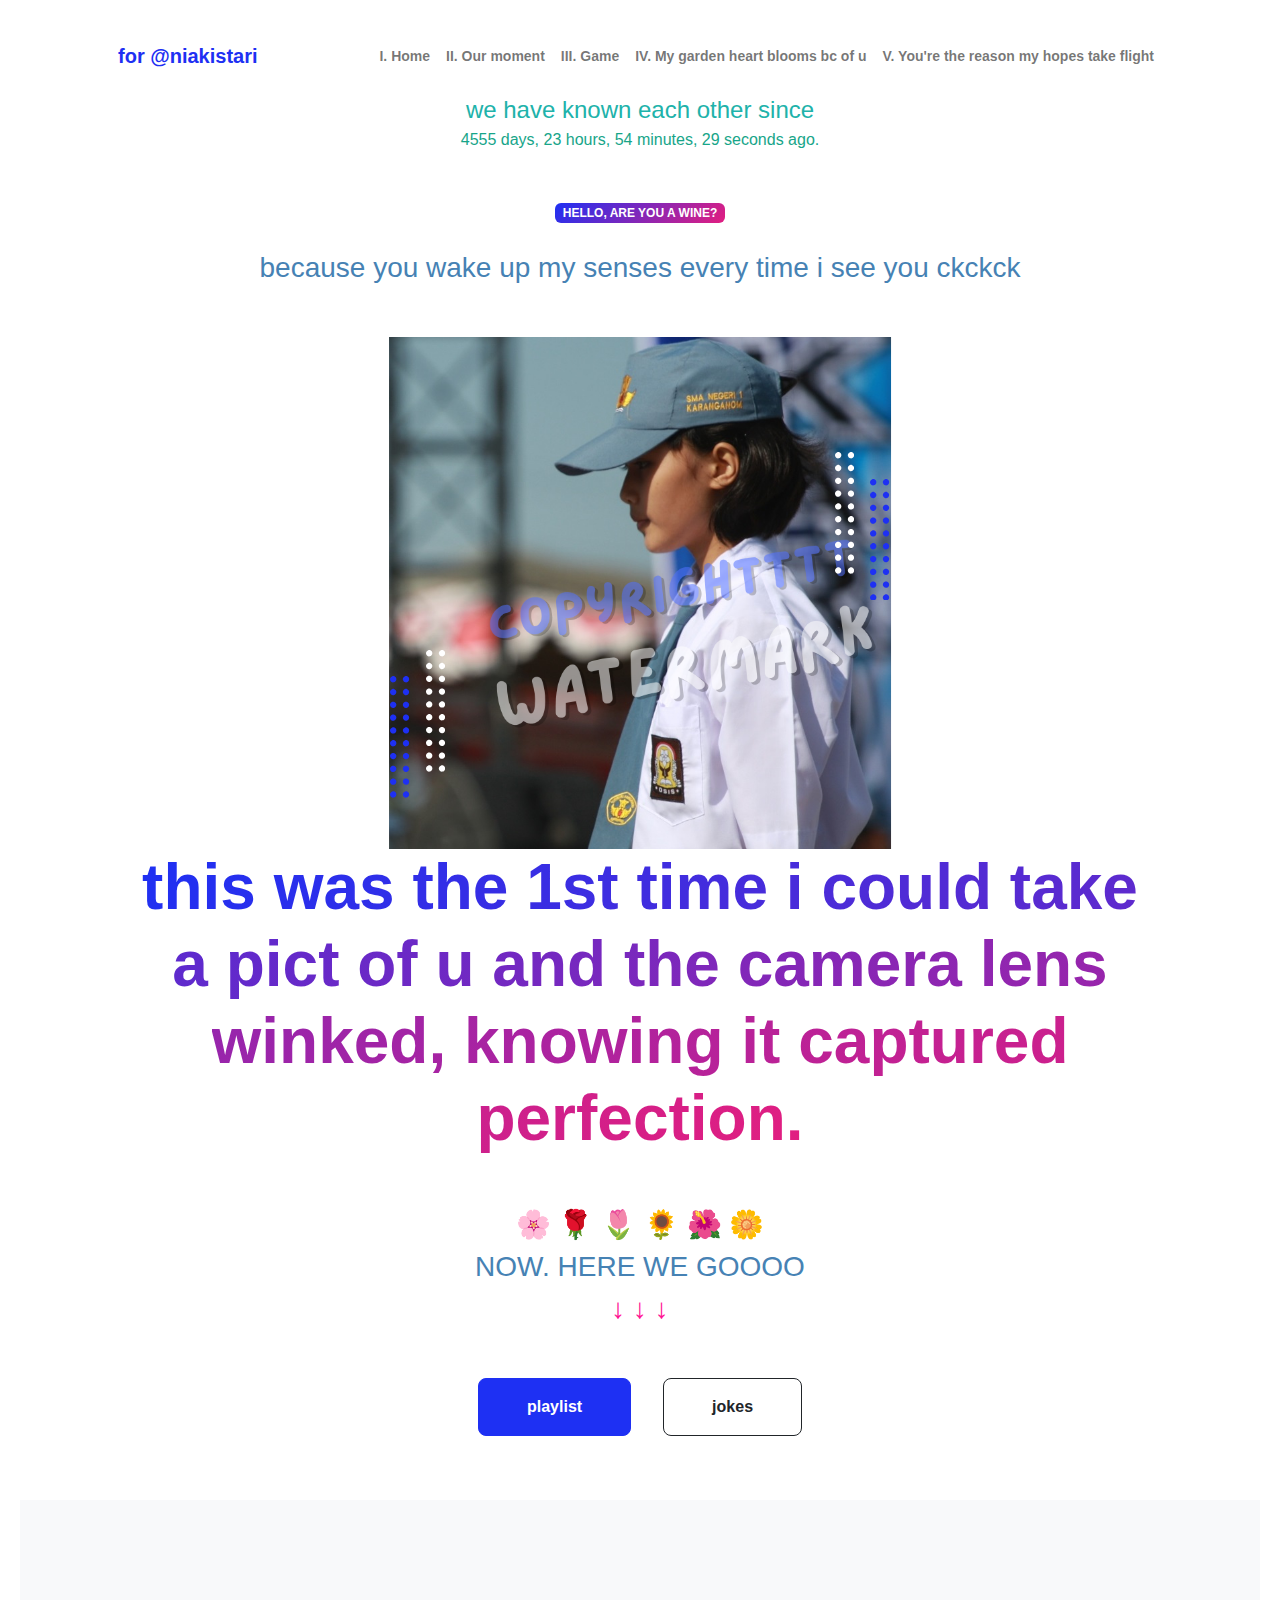
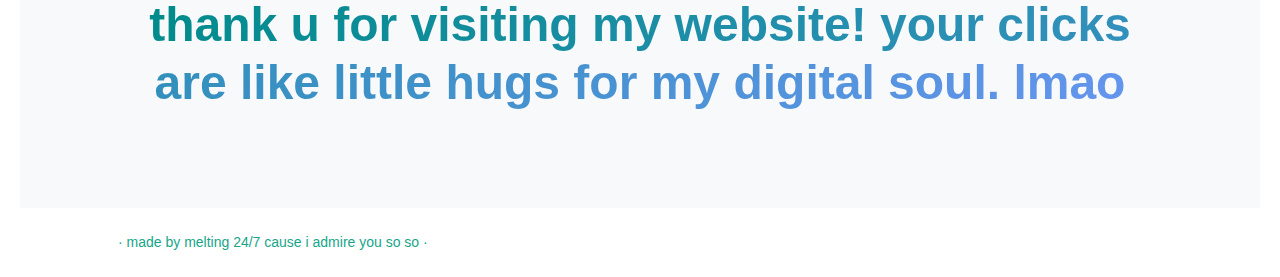
<file: index.html>
<!DOCTYPE html>
<html lang="en">
    <head>
        <meta charset="utf-8" />
        <meta name="viewport" content="width=device-width, initial-scale=1, shrink-to-fit=no" />
        <meta name="description" content="" />
        <meta name="author" content="" />
        <title>for Kistari</title>
        <!-- Favicon-->
        <link rel="icon" type="image/x-icon" href="assets/favicon.ico" />
        <!-- Custom Google font-->
        <link rel="preconnect" href="https://fonts.googleapis.com" />
        <link rel="preconnect" href="https://fonts.gstatic.com" crossorigin />
        <link href="https://fonts.googleapis.com/css2?family=Plus+Jakarta+Sans:wght@100;200;300;400;500;600;700;800;900&amp;display=swap" rel="stylesheet" />
        <!-- Bootstrap icons-->
        <link href="https://cdn.jsdelivr.net/npm/bootstrap-icons@1.8.1/font/bootstrap-icons.css" rel="stylesheet" />
        <!-- Core theme CSS (includes Bootstrap)-->
        <link href="css/styles.css" rel="stylesheet" />
    </head>
    <body class="d-flex flex-column h-100">
        <main class="flex-shrink-0">
            <!-- Navigation-->
            <nav class="navbar navbar-expand-lg navbar-light bg-white py-3">
                <div class="container px-5">
                    <a class="navbar-brand" href="index.html"><span class="fw-bolder text-primary">for @niakistari</span></a>
                    <button class="navbar-toggler" type="button" data-bs-toggle="collapse" data-bs-target="#navbarSupportedContent" aria-controls="navbarSupportedContent" aria-expanded="false" aria-label="Toggle navigation"><span class="navbar-toggler-icon"></span></button>
                    <div class="collapse navbar-collapse" id="navbarSupportedContent">
                        <ul class="navbar-nav ms-auto mb-2 mb-lg-0 small fw-bolder">
                            <li class="nav-item"><a class="nav-link" href="index.html">I. Home</a></li>
                            <li class="nav-item"><a class="nav-link" href="us.html">II. Our moment</a></li>
                            <li class="nav-item"><a class="nav-link" href="https://triasnugra.github.io/flappy.github.io/">III. Game</a></li>
                            <li class="nav-item"><a class="nav-link" href="https://triasnugra.github.io/flowers.github.io/">IV. My garden heart blooms bc of u</a></li>
                            <li class="nav-item"><a class="nav-link" href="https://triasnugra.github.io/simpleplane.github.io/">V. You're the reason my hopes take flight</a></li>
                        </ul>
                    </div>
                </div>
            </nav>

<div class="text-center text-xxl-start">
<div class="fs-4 fw-normal text-judultime">we have known each other since</div>
</div>
  <style>
  body {
      font-family: Arial, sans-serif;
      text-align: center;
      padding: 20px;
      color: #17A589;
    }
    #countup {
    font-size: 1,5em;
    color: #17A589;
    }

  </style>
</head>
            </head>
<body>
  <div id="countup"></div>

  <script>
    // Tanggal dimulai dari bulan Februari 2014
    const startDate = new Date('February 1, 2014 00:00:00').getTime();

    function updateCountup() {
      const now = new Date().getTime();
      const difference = now - startDate;

      const days = Math.floor(difference / (1000 * 60 * 60 * 24));
      const hours = Math.floor((difference % (1000 * 60 * 60 * 24)) / (1000 * 60 * 60));
      const minutes = Math.floor((difference % (1000 * 60 * 60)) / (1000 * 60));
      const seconds = Math.floor((difference % (1000 * 60)) / 1000);

      document.getElementById('countup').innerHTML = `
        ${days} days,
        ${hours} hours,
        ${minutes} minutes,
        ${seconds} seconds ago.
      `;
    }

    // Update countup setiap 1 detik
    setInterval(updateCountup, 1000);

    // Panggil fungsi updateCountup untuk menampilkan countup pada saat halaman dimuat
    updateCountup();
  </script>
</body>
</html>

            
            <!-- Header-->
            <header class="py-5">
                <div class="container px-5 pb-5">
                    <div class="row gx-5 align-items-center">
                        <div class="col-xxl-5">
                            <!-- Header text content-->
                            <div class="text-center text-xxl-start">
                                <div class="badge bg-gradient-primary-to-secondary text-white mb-4"><div class="text-uppercase">hello, are you a wine?</div></div>
                                <div class="fs-3 fw-light text-muted">because you wake up my senses every time i see you ckckck</div>
                               
                        </div>
                        <div class="col-xxl-7">
                            <!-- Header profile picture-->
                            <div class="d-flex justify-content-center mt-5 mt-xxl-0">
                                <div class="profile bg-gradient-primary-to-secondary">
                                    <!-- TIP: For best results, use a photo with a transparent background like the demo example below-->
                                    <!-- Watch a tutorial on how to do this on YouTube (link)-->
                                    <img class="profile-img" src="assets/niakistari.png" alt="..." />
                                    <div class="dots-1">
                                        <!-- SVG Dots-->
                                        <svg version="1.1" xmlns="http://www.w3.org/2000/svg" xmlns:xlink="http://www.w3.org/1999/xlink" x="0px" y="0px" viewBox="0 0 191.6 1215.4" style="enable-background: new 0 0 191.6 1215.4" xml:space="preserve">
                                            <g transform="translate(0.000000,1280.000000) scale(0.100000,-0.100000)">
                                                <path d="M227.7,12788.6c-105-35-200-141-222-248c-43-206,163-412,369-369c155,32,275,190,260,339c-11,105-90,213-190,262        C383.7,12801.6,289.7,12808.6,227.7,12788.6z"></path>
                                                <path d="M1507.7,12788.6c-151-50-253-216-222-362c25-119,136-230,254-255c194-41,395,142,375,339c-11,105-90,213-190,262        C1663.7,12801.6,1569.7,12808.6,1507.7,12788.6z"></path>
                                                <path d="M227.7,11508.6c-105-35-200-141-222-248c-43-206,163-412,369-369c155,32,275,190,260,339c-11,105-90,213-190,262        C383.7,11521.6,289.7,11528.6,227.7,11508.6z"></path>
                                                <path d="M1507.7,11508.6c-151-50-253-216-222-362c25-119,136-230,254-255c194-41,395,142,375,339c-11,105-90,213-190,262        C1663.7,11521.6,1569.7,11528.6,1507.7,11508.6z"></path>
                                                <path d="M227.7,10228.6c-105-35-200-141-222-248c-43-206,163-412,369-369c155,32,275,190,260,339c-11,105-90,213-190,262        C383.7,10241.6,289.7,10248.6,227.7,10228.6z"></path>
                                                <path d="M1507.7,10228.6c-105-35-200-141-222-248c-43-206,163-412,369-369c155,32,275,190,260,339c-11,105-90,213-190,262        C1663.7,10241.6,1569.7,10248.6,1507.7,10228.6z"></path>
                                                <path d="M227.7,8948.6c-105-35-200-141-222-248c-43-206,163-412,369-369c155,32,275,190,260,339c-11,105-90,213-190,262        C383.7,8961.6,289.7,8968.6,227.7,8948.6z"></path>
                                                <path d="M1507.7,8948.6c-105-35-200-141-222-248c-43-206,163-412,369-369c155,32,275,190,260,339c-11,105-90,213-190,262        C1663.7,8961.6,1569.7,8968.6,1507.7,8948.6z"></path>
                                                <path d="M227.7,7668.6c-105-35-200-141-222-248c-43-206,163-412,369-369c155,32,275,190,260,339c-11,105-90,213-190,262        C383.7,7681.6,289.7,7688.6,227.7,7668.6z"></path>
                                                <path d="M1507.7,7668.6c-105-35-200-141-222-248c-43-206,163-412,369-369c155,32,275,190,260,339c-11,105-90,213-190,262        C1663.7,7681.6,1569.7,7688.6,1507.7,7668.6z"></path>
                                                <path d="M227.7,6388.6c-105-35-200-141-222-248c-43-206,163-412,369-369c155,32,275,190,260,339c-11,105-90,213-190,262        C383.7,6401.6,289.7,6408.6,227.7,6388.6z"></path>
                                                <path d="M1507.7,6388.6c-105-35-200-141-222-248c-43-206,163-412,369-369c155,32,275,190,260,339c-11,105-90,213-190,262        C1663.7,6401.6,1569.7,6408.6,1507.7,6388.6z"></path>
                                                <path d="M227.7,5108.6c-105-35-200-141-222-248c-43-206,163-412,369-369c155,32,275,190,260,339c-11,105-90,213-190,262        C383.7,5121.6,289.7,5128.6,227.7,5108.6z"></path>
                                                <path d="M1507.7,5108.6c-105-35-200-141-222-248c-43-206,163-412,369-369c155,32,275,190,260,339c-11,105-90,213-190,262        C1663.7,5121.6,1569.7,5128.6,1507.7,5108.6z"></path>
                                                <path d="M227.7,3828.6c-105-35-200-141-222-248c-43-206,163-412,369-369c155,32,275,190,260,339c-11,105-90,213-190,262        C383.7,3841.6,289.7,3848.6,227.7,3828.6z"></path>
                                                <path d="M1507.7,3828.6c-105-35-200-141-222-248c-43-206,163-412,369-369c155,32,275,190,260,339c-11,105-90,213-190,262        C1663.7,3841.6,1569.7,3848.6,1507.7,3828.6z"></path>
                                                <path d="M227.7,2548.6c-105-35-200-141-222-248c-43-206,163-412,369-369c155,32,275,190,260,339c-11,105-90,213-190,262        C383.7,2561.6,289.7,2568.6,227.7,2548.6z"></path>
                                                <path d="M1507.7,2548.6c-105-35-200-141-222-248c-43-206,163-412,369-369c155,32,275,190,260,339c-11,105-90,213-190,262        C1663.7,2561.6,1569.7,2568.6,1507.7,2548.6z"></path>
                                                <path d="M227.7,1268.6c-105-35-200-141-222-248c-43-206,163-412,369-369c155,32,275,190,260,339c-11,105-90,213-190,262        C383.7,1281.6,289.7,1288.6,227.7,1268.6z"></path>
                                                <path d="M1507.7,1268.6c-105-35-200-141-222-248c-43-206,163-412,369-369c155,32,275,190,260,339c-11,105-90,213-190,262        C1663.7,1281.6,1569.7,1288.6,1507.7,1268.6z"></path>
                                            </g>
                                        </svg>
                                        <!-- END of SVG dots-->
                                    </div>
                                    <div class="dots-2">
                                        <!-- SVG Dots-->
                                        <svg version="1.1" xmlns="http://www.w3.org/2000/svg" xmlns:xlink="http://www.w3.org/1999/xlink" x="0px" y="0px" viewBox="0 0 191.6 1215.4" style="enable-background: new 0 0 191.6 1215.4" xml:space="preserve">
                                            <g transform="translate(0.000000,1280.000000) scale(0.100000,-0.100000)">
                                                <path d="M227.7,12788.6c-105-35-200-141-222-248c-43-206,163-412,369-369c155,32,275,190,260,339c-11,105-90,213-190,262        C383.7,12801.6,289.7,12808.6,227.7,12788.6z"></path>
                                                <path d="M1507.7,12788.6c-151-50-253-216-222-362c25-119,136-230,254-255c194-41,395,142,375,339c-11,105-90,213-190,262        C1663.7,12801.6,1569.7,12808.6,1507.7,12788.6z"></path>
                                                <path d="M227.7,11508.6c-105-35-200-141-222-248c-43-206,163-412,369-369c155,32,275,190,260,339c-11,105-90,213-190,262        C383.7,11521.6,289.7,11528.6,227.7,11508.6z"></path>
                                                <path d="M1507.7,11508.6c-151-50-253-216-222-362c25-119,136-230,254-255c194-41,395,142,375,339c-11,105-90,213-190,262        C1663.7,11521.6,1569.7,11528.6,1507.7,11508.6z"></path>
                                                <path d="M227.7,10228.6c-105-35-200-141-222-248c-43-206,163-412,369-369c155,32,275,190,260,339c-11,105-90,213-190,262        C383.7,10241.6,289.7,10248.6,227.7,10228.6z"></path>
                                                <path d="M1507.7,10228.6c-105-35-200-141-222-248c-43-206,163-412,369-369c155,32,275,190,260,339c-11,105-90,213-190,262        C1663.7,10241.6,1569.7,10248.6,1507.7,10228.6z"></path>
                                                <path d="M227.7,8948.6c-105-35-200-141-222-248c-43-206,163-412,369-369c155,32,275,190,260,339c-11,105-90,213-190,262        C383.7,8961.6,289.7,8968.6,227.7,8948.6z"></path>
                                                <path d="M1507.7,8948.6c-105-35-200-141-222-248c-43-206,163-412,369-369c155,32,275,190,260,339c-11,105-90,213-190,262        C1663.7,8961.6,1569.7,8968.6,1507.7,8948.6z"></path>
                                                <path d="M227.7,7668.6c-105-35-200-141-222-248c-43-206,163-412,369-369c155,32,275,190,260,339c-11,105-90,213-190,262        C383.7,7681.6,289.7,7688.6,227.7,7668.6z"></path>
                                                <path d="M1507.7,7668.6c-105-35-200-141-222-248c-43-206,163-412,369-369c155,32,275,190,260,339c-11,105-90,213-190,262        C1663.7,7681.6,1569.7,7688.6,1507.7,7668.6z"></path>
                                                <path d="M227.7,6388.6c-105-35-200-141-222-248c-43-206,163-412,369-369c155,32,275,190,260,339c-11,105-90,213-190,262        C383.7,6401.6,289.7,6408.6,227.7,6388.6z"></path>
                                                <path d="M1507.7,6388.6c-105-35-200-141-222-248c-43-206,163-412,369-369c155,32,275,190,260,339c-11,105-90,213-190,262        C1663.7,6401.6,1569.7,6408.6,1507.7,6388.6z"></path>
                                                <path d="M227.7,5108.6c-105-35-200-141-222-248c-43-206,163-412,369-369c155,32,275,190,260,339c-11,105-90,213-190,262        C383.7,5121.6,289.7,5128.6,227.7,5108.6z"></path>
                                                <path d="M1507.7,5108.6c-105-35-200-141-222-248c-43-206,163-412,369-369c155,32,275,190,260,339c-11,105-90,213-190,262        C1663.7,5121.6,1569.7,5128.6,1507.7,5108.6z"></path>
                                                <path d="M227.7,3828.6c-105-35-200-141-222-248c-43-206,163-412,369-369c155,32,275,190,260,339c-11,105-90,213-190,262        C383.7,3841.6,289.7,3848.6,227.7,3828.6z"></path>
                                                <path d="M1507.7,3828.6c-105-35-200-141-222-248c-43-206,163-412,369-369c155,32,275,190,260,339c-11,105-90,213-190,262        C1663.7,3841.6,1569.7,3848.6,1507.7,3828.6z"></path>
                                                <path d="M227.7,2548.6c-105-35-200-141-222-248c-43-206,163-412,369-369c155,32,275,190,260,339c-11,105-90,213-190,262        C383.7,2561.6,289.7,2568.6,227.7,2548.6z"></path>
                                                <path d="M1507.7,2548.6c-105-35-200-141-222-248c-43-206,163-412,369-369c155,32,275,190,260,339c-11,105-90,213-190,262        C1663.7,2561.6,1569.7,2568.6,1507.7,2548.6z"></path>
                                                <path d="M227.7,1268.6c-105-35-200-141-222-248c-43-206,163-412,369-369c155,32,275,190,260,339c-11,105-90,213-190,262        C383.7,1281.6,289.7,1288.6,227.7,1268.6z"></path>
                                                <path d="M1507.7,1268.6c-105-35-200-141-222-248c-43-206,163-412,369-369c155,32,275,190,260,339c-11,105-90,213-190,262        C1663.7,1281.6,1569.7,1288.6,1507.7,1268.6z"></path>
                                            </g>
                                        </svg>
                                        <!-- END of SVG dots-->
                                    </div>
                                    <div class="dots-3">
                                        <!-- SVG Dots-->
                                        <svg version="1.1" xmlns="http://www.w3.org/2000/svg" xmlns:xlink="http://www.w3.org/1999/xlink" x="0px" y="0px" viewBox="0 0 191.6 1215.4" style="enable-background: new 0 0 191.6 1215.4" xml:space="preserve">
                                            <g transform="translate(0.000000,1280.000000) scale(0.100000,-0.100000)">
                                                <path d="M227.7,12788.6c-105-35-200-141-222-248c-43-206,163-412,369-369c155,32,275,190,260,339c-11,105-90,213-190,262        C383.7,12801.6,289.7,12808.6,227.7,12788.6z"></path>
                                                <path d="M1507.7,12788.6c-151-50-253-216-222-362c25-119,136-230,254-255c194-41,395,142,375,339c-11,105-90,213-190,262        C1663.7,12801.6,1569.7,12808.6,1507.7,12788.6z"></path>
                                                <path d="M227.7,11508.6c-105-35-200-141-222-248c-43-206,163-412,369-369c155,32,275,190,260,339c-11,105-90,213-190,262        C383.7,11521.6,289.7,11528.6,227.7,11508.6z"></path>
                                                <path d="M1507.7,11508.6c-151-50-253-216-222-362c25-119,136-230,254-255c194-41,395,142,375,339c-11,105-90,213-190,262        C1663.7,11521.6,1569.7,11528.6,1507.7,11508.6z"></path>
                                                <path d="M227.7,10228.6c-105-35-200-141-222-248c-43-206,163-412,369-369c155,32,275,190,260,339c-11,105-90,213-190,262        C383.7,10241.6,289.7,10248.6,227.7,10228.6z"></path>
                                                <path d="M1507.7,10228.6c-105-35-200-141-222-248c-43-206,163-412,369-369c155,32,275,190,260,339c-11,105-90,213-190,262        C1663.7,10241.6,1569.7,10248.6,1507.7,10228.6z"></path>
                                                <path d="M227.7,8948.6c-105-35-200-141-222-248c-43-206,163-412,369-369c155,32,275,190,260,339c-11,105-90,213-190,262        C383.7,8961.6,289.7,8968.6,227.7,8948.6z"></path>
                                                <path d="M1507.7,8948.6c-105-35-200-141-222-248c-43-206,163-412,369-369c155,32,275,190,260,339c-11,105-90,213-190,262        C1663.7,8961.6,1569.7,8968.6,1507.7,8948.6z"></path>
                                                <path d="M227.7,7668.6c-105-35-200-141-222-248c-43-206,163-412,369-369c155,32,275,190,260,339c-11,105-90,213-190,262        C383.7,7681.6,289.7,7688.6,227.7,7668.6z"></path>
                                                <path d="M1507.7,7668.6c-105-35-200-141-222-248c-43-206,163-412,369-369c155,32,275,190,260,339c-11,105-90,213-190,262        C1663.7,7681.6,1569.7,7688.6,1507.7,7668.6z"></path>
                                                <path d="M227.7,6388.6c-105-35-200-141-222-248c-43-206,163-412,369-369c155,32,275,190,260,339c-11,105-90,213-190,262        C383.7,6401.6,289.7,6408.6,227.7,6388.6z"></path>
                                                <path d="M1507.7,6388.6c-105-35-200-141-222-248c-43-206,163-412,369-369c155,32,275,190,260,339c-11,105-90,213-190,262        C1663.7,6401.6,1569.7,6408.6,1507.7,6388.6z"></path>
                                                <path d="M227.7,5108.6c-105-35-200-141-222-248c-43-206,163-412,369-369c155,32,275,190,260,339c-11,105-90,213-190,262        C383.7,5121.6,289.7,5128.6,227.7,5108.6z"></path>
                                                <path d="M1507.7,5108.6c-105-35-200-141-222-248c-43-206,163-412,369-369c155,32,275,190,260,339c-11,105-90,213-190,262        C1663.7,5121.6,1569.7,5128.6,1507.7,5108.6z"></path>
                                                <path d="M227.7,3828.6c-105-35-200-141-222-248c-43-206,163-412,369-369c155,32,275,190,260,339c-11,105-90,213-190,262        C383.7,3841.6,289.7,3848.6,227.7,3828.6z"></path>
                                                <path d="M1507.7,3828.6c-105-35-200-141-222-248c-43-206,163-412,369-369c155,32,275,190,260,339c-11,105-90,213-190,262        C1663.7,3841.6,1569.7,3848.6,1507.7,3828.6z"></path>
                                                <path d="M227.7,2548.6c-105-35-200-141-222-248c-43-206,163-412,369-369c155,32,275,190,260,339c-11,105-90,213-190,262        C383.7,2561.6,289.7,2568.6,227.7,2548.6z"></path>
                                                <path d="M1507.7,2548.6c-105-35-200-141-222-248c-43-206,163-412,369-369c155,32,275,190,260,339c-11,105-90,213-190,262        C1663.7,2561.6,1569.7,2568.6,1507.7,2548.6z"></path>
                                                <path d="M227.7,1268.6c-105-35-200-141-222-248c-43-206,163-412,369-369c155,32,275,190,260,339c-11,105-90,213-190,262        C383.7,1281.6,289.7,1288.6,227.7,1268.6z"></path>
                                                <path d="M1507.7,1268.6c-105-35-200-141-222-248c-43-206,163-412,369-369c155,32,275,190,260,339c-11,105-90,213-190,262        C1663.7,1281.6,1569.7,1288.6,1507.7,1268.6z"></path>
                                            </g>
                                        </svg>
                                        <!-- END of SVG dots-->
                                    </div>
                                    <div class="dots-4">
                                        <!-- SVG Dots-->
                                        <svg version="1.1" xmlns="http://www.w3.org/2000/svg" xmlns:xlink="http://www.w3.org/1999/xlink" x="0px" y="0px" viewBox="0 0 191.6 1215.4" style="enable-background: new 0 0 191.6 1215.4" xml:space="preserve">
                                            <g transform="translate(0.000000,1280.000000) scale(0.100000,-0.100000)">
                                                <path d="M227.7,12788.6c-105-35-200-141-222-248c-43-206,163-412,369-369c155,32,275,190,260,339c-11,105-90,213-190,262        C383.7,12801.6,289.7,12808.6,227.7,12788.6z"></path>
                                                <path d="M1507.7,12788.6c-151-50-253-216-222-362c25-119,136-230,254-255c194-41,395,142,375,339c-11,105-90,213-190,262        C1663.7,12801.6,1569.7,12808.6,1507.7,12788.6z"></path>
                                                <path d="M227.7,11508.6c-105-35-200-141-222-248c-43-206,163-412,369-369c155,32,275,190,260,339c-11,105-90,213-190,262        C383.7,11521.6,289.7,11528.6,227.7,11508.6z"></path>
                                                <path d="M1507.7,11508.6c-151-50-253-216-222-362c25-119,136-230,254-255c194-41,395,142,375,339c-11,105-90,213-190,262        C1663.7,11521.6,1569.7,11528.6,1507.7,11508.6z"></path>
                                                <path d="M227.7,10228.6c-105-35-200-141-222-248c-43-206,163-412,369-369c155,32,275,190,260,339c-11,105-90,213-190,262        C383.7,10241.6,289.7,10248.6,227.7,10228.6z"></path>
                                                <path d="M1507.7,10228.6c-105-35-200-141-222-248c-43-206,163-412,369-369c155,32,275,190,260,339c-11,105-90,213-190,262        C1663.7,10241.6,1569.7,10248.6,1507.7,10228.6z"></path>
                                                <path d="M227.7,8948.6c-105-35-200-141-222-248c-43-206,163-412,369-369c155,32,275,190,260,339c-11,105-90,213-190,262        C383.7,8961.6,289.7,8968.6,227.7,8948.6z"></path>
                                                <path d="M1507.7,8948.6c-105-35-200-141-222-248c-43-206,163-412,369-369c155,32,275,190,260,339c-11,105-90,213-190,262        C1663.7,8961.6,1569.7,8968.6,1507.7,8948.6z"></path>
                                                <path d="M227.7,7668.6c-105-35-200-141-222-248c-43-206,163-412,369-369c155,32,275,190,260,339c-11,105-90,213-190,262        C383.7,7681.6,289.7,7688.6,227.7,7668.6z"></path>
                                                <path d="M1507.7,7668.6c-105-35-200-141-222-248c-43-206,163-412,369-369c155,32,275,190,260,339c-11,105-90,213-190,262        C1663.7,7681.6,1569.7,7688.6,1507.7,7668.6z"></path>
                                                <path d="M227.7,6388.6c-105-35-200-141-222-248c-43-206,163-412,369-369c155,32,275,190,260,339c-11,105-90,213-190,262        C383.7,6401.6,289.7,6408.6,227.7,6388.6z"></path>
                                                <path d="M1507.7,6388.6c-105-35-200-141-222-248c-43-206,163-412,369-369c155,32,275,190,260,339c-11,105-90,213-190,262        C1663.7,6401.6,1569.7,6408.6,1507.7,6388.6z"></path>
                                                <path d="M227.7,5108.6c-105-35-200-141-222-248c-43-206,163-412,369-369c155,32,275,190,260,339c-11,105-90,213-190,262        C383.7,5121.6,289.7,5128.6,227.7,5108.6z"></path>
                                                <path d="M1507.7,5108.6c-105-35-200-141-222-248c-43-206,163-412,369-369c155,32,275,190,260,339c-11,105-90,213-190,262        C1663.7,5121.6,1569.7,5128.6,1507.7,5108.6z"></path>
                                                <path d="M227.7,3828.6c-105-35-200-141-222-248c-43-206,163-412,369-369c155,32,275,190,260,339c-11,105-90,213-190,262        C383.7,3841.6,289.7,3848.6,227.7,3828.6z"></path>
                                                <path d="M1507.7,3828.6c-105-35-200-141-222-248c-43-206,163-412,369-369c155,32,275,190,260,339c-11,105-90,213-190,262        C1663.7,3841.6,1569.7,3848.6,1507.7,3828.6z"></path>
                                                <path d="M227.7,2548.6c-105-35-200-141-222-248c-43-206,163-412,369-369c155,32,275,190,260,339c-11,105-90,213-190,262        C383.7,2561.6,289.7,2568.6,227.7,2548.6z"></path>
                                                <path d="M1507.7,2548.6c-105-35-200-141-222-248c-43-206,163-412,369-369c155,32,275,190,260,339c-11,105-90,213-190,262        C1663.7,2561.6,1569.7,2568.6,1507.7,2548.6z"></path>
                                                <path d="M227.7,1268.6c-105-35-200-141-222-248c-43-206,163-412,369-369c155,32,275,190,260,339c-11,105-90,213-190,262        C383.7,1281.6,289.7,1288.6,227.7,1268.6z"></path>
                                                <path d="M1507.7,1268.6c-105-35-200-141-222-248c-43-206,163-412,369-369c155,32,275,190,260,339c-11,105-90,213-190,262        C1663.7,1281.6,1569.7,1288.6,1507.7,1268.6z"></path>
                                            </g>
                                        </svg>
                                        <!-- END of SVG dots-->
                                    </div>
                                </div>
                            </div>
                        </div>
                    </div>
                </div>
                     <h1 class="display-3 fw-bolder mb-5"><span class="text-gradient d-inline">this was the 1st time i could take a pict of u and the camera lens winked, knowing it captured perfection.</span></h1>
                     <div class="text-center text-xxl-start">
                     </div>
                    
                                  <div class="text-center text-xxl-start">
                                 <div class="fs-3 fw-light text-muted">&#x1F338; &#x1F339; &#x1F337; &#x1F33B; &#x1F33A; &#x1F33C;</div>
                                <div class="text-center text-xxl-start">
                                 <div class="fs-3 fw-light text-muted">NOW. HERE WE GOOOO</div>
                                <div class="text-center text-xxl-start">
                                 <div class="fs-3 fw-light text-panah">&darr; &darr; &darr;</div>  
                                 </div>
                                </div>
                             </div>
                         </div>
                                <div class="d-grid gap-3 d-sm-flex justify-content-sm-center justify-content-xxl-start mb-3">
                                    <a class="btn btn-primary btn-lg px-5 py-3 me-sm-3 fs-6 fw-bolder" href="resume.html">playlist</a>
                                    <a class="btn btn-outline-dark btn-lg px-5 py-3 fs-6 fw-bolder" href="punchline.html">jokes</a>
                                </div>
                            </div>
            </header>
            <!-- About Section-->
            <section class="bg-light py-5">
                <div class="container px-5">
                    <div class="row gx-5 justify-content-center">
                        <div class="col-xxl-8">
                            <div class="text-center my-5">
                                <h2 class="display-5 fw-bolder"><span class="text-gradient-end d-inline">thank u for visiting my website! your clicks are like little hugs for my digital soul. lmao</span></h2>
                                </div>
                            </div>
                        </div>
                    </div>
                </div>
            </section>
        </main>
        <!-- Footer-->
        <footer class="bg-white py-4 mt-auto">
            <div class="container px-5">
                <div class="row align-items-center justify-content-between flex-column flex-sm-row">
                    <div class="col-auto"><div class="small m-0">&middot; made by melting 24/7 cause i admire you so so &middot;
</div></div>
                 
                </div>
            </div>
        </footer>
        <!-- Bootstrap core JS-->
        <script src="https://cdn.jsdelivr.net/npm/bootstrap@5.2.3/dist/js/bootstrap.bundle.min.js"></script>
        <!-- Core theme JS-->
        <script src="js/scripts.js"></script>
    </body>
</html>
</file>
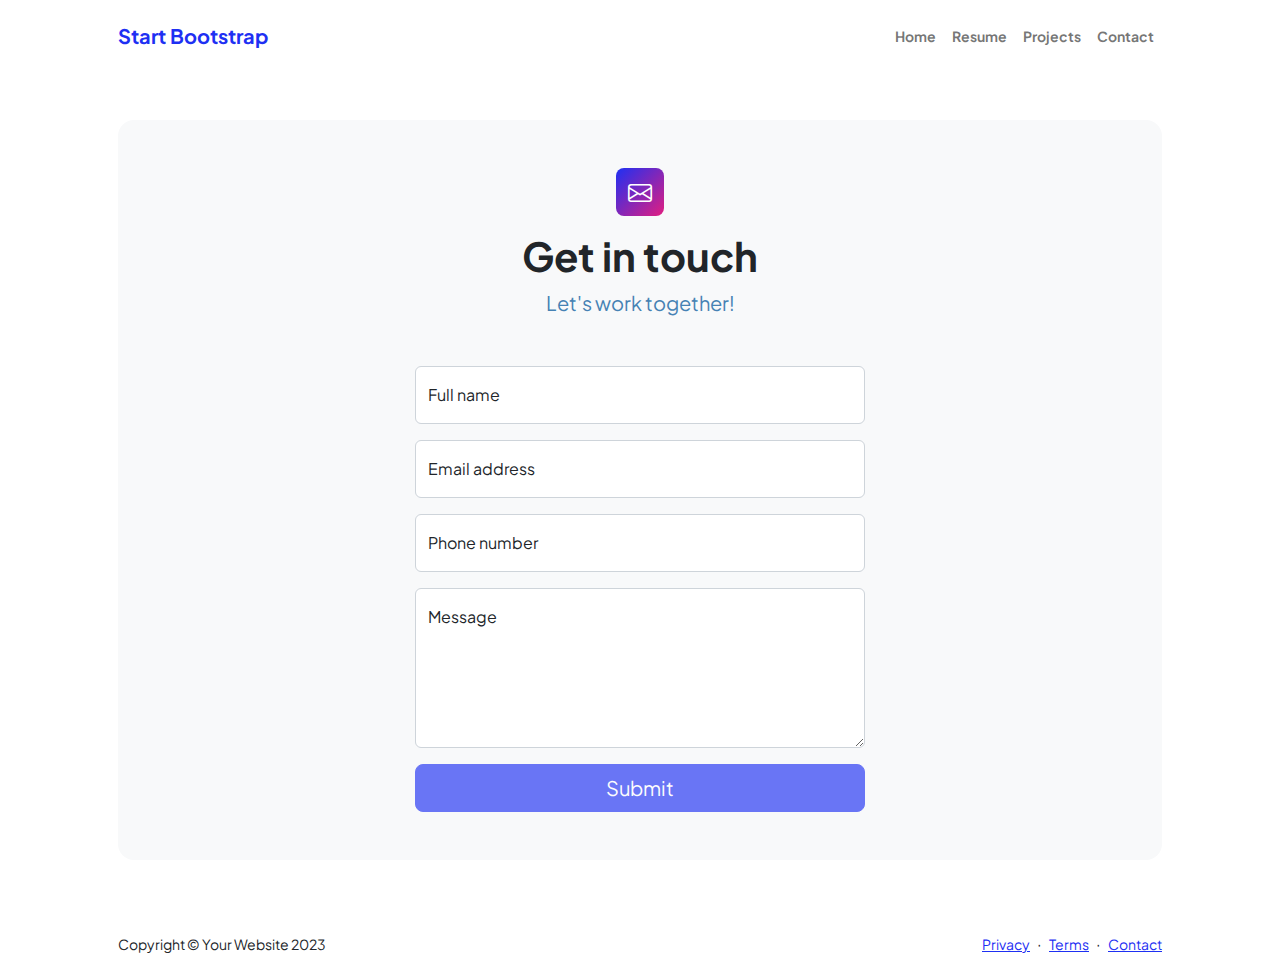
<file: contact.html>
<!DOCTYPE html>
<html lang="en">
    <head>
        <meta charset="utf-8" />
        <meta name="viewport" content="width=device-width, initial-scale=1, shrink-to-fit=no" />
        <meta name="description" content />
        <meta name="author" content />
        <title>Modern Business - Start Bootstrap Template</title>
        <!-- Favicon-->
        <link rel="icon" type="image/x-icon" href="assets/favicon.ico" />
        <!-- Custom Google font-->
        <link rel="preconnect" href="https://fonts.googleapis.com" />
        <link rel="preconnect" href="https://fonts.gstatic.com" crossorigin />
        <link href="https://fonts.googleapis.com/css2?family=Plus+Jakarta+Sans:wght@100;200;300;400;500;600;700;800;900&amp;display=swap" rel="stylesheet" />
        <!-- Bootstrap icons-->
        <link href="https://cdn.jsdelivr.net/npm/bootstrap-icons@1.8.1/font/bootstrap-icons.css" rel="stylesheet" />
        <!-- Core theme CSS (includes Bootstrap)-->
        <link href="css/styles.css" rel="stylesheet" />
    </head>
    <body class="d-flex flex-column">
        <main class="flex-shrink-0">
            <!-- Navigation-->
            <nav class="navbar navbar-expand-lg navbar-light bg-white py-3">
                <div class="container px-5">
                    <a class="navbar-brand" href="index.html"><span class="fw-bolder text-primary">Start Bootstrap</span></a>
                    <button class="navbar-toggler" type="button" data-bs-toggle="collapse" data-bs-target="#navbarSupportedContent" aria-controls="navbarSupportedContent" aria-expanded="false" aria-label="Toggle navigation"><span class="navbar-toggler-icon"></span></button>
                    <div class="collapse navbar-collapse" id="navbarSupportedContent">
                        <ul class="navbar-nav ms-auto mb-2 mb-lg-0 small fw-bolder">
                            <li class="nav-item"><a class="nav-link" href="index.html">Home</a></li>
                            <li class="nav-item"><a class="nav-link" href="resume.html">Resume</a></li>
                            <li class="nav-item"><a class="nav-link" href="projects.html">Projects</a></li>
                            <li class="nav-item"><a class="nav-link" href="contact.html">Contact</a></li>
                        </ul>
                    </div>
                </div>
            </nav>
            <!-- Page content-->
            <section class="py-5">
                <div class="container px-5">
                    <!-- Contact form-->
                    <div class="bg-light rounded-4 py-5 px-4 px-md-5">
                        <div class="text-center mb-5">
                            <div class="feature bg-primary bg-gradient-primary-to-secondary text-white rounded-3 mb-3"><i class="bi bi-envelope"></i></div>
                            <h1 class="fw-bolder">Get in touch</h1>
                            <p class="lead fw-normal text-muted mb-0">Let's work together!</p>
                        </div>
                        <div class="row gx-5 justify-content-center">
                            <div class="col-lg-8 col-xl-6">
                                <!-- * * * * * * * * * * * * * * *-->
                                <!-- * * SB Forms Contact Form * *-->
                                <!-- * * * * * * * * * * * * * * *-->
                                <!-- This form is pre-integrated with SB Forms.-->
                                <!-- To make this form functional, sign up at-->
                                <!-- https://startbootstrap.com/solution/contact-forms-->
                                <!-- to get an API token!-->
                                <form id="contactForm" data-sb-form-api-token="API_TOKEN">
                                    <!-- Name input-->
                                    <div class="form-floating mb-3">
                                        <input class="form-control" id="name" type="text" placeholder="Enter your name..." data-sb-validations="required" />
                                        <label for="name">Full name</label>
                                        <div class="invalid-feedback" data-sb-feedback="name:required">A name is required.</div>
                                    </div>
                                    <!-- Email address input-->
                                    <div class="form-floating mb-3">
                                        <input class="form-control" id="email" type="email" placeholder="name@example.com" data-sb-validations="required,email" />
                                        <label for="email">Email address</label>
                                        <div class="invalid-feedback" data-sb-feedback="email:required">An email is required.</div>
                                        <div class="invalid-feedback" data-sb-feedback="email:email">Email is not valid.</div>
                                    </div>
                                    <!-- Phone number input-->
                                    <div class="form-floating mb-3">
                                        <input class="form-control" id="phone" type="tel" placeholder="(123) 456-7890" data-sb-validations="required" />
                                        <label for="phone">Phone number</label>
                                        <div class="invalid-feedback" data-sb-feedback="phone:required">A phone number is required.</div>
                                    </div>
                                    <!-- Message input-->
                                    <div class="form-floating mb-3">
                                        <textarea class="form-control" id="message" type="text" placeholder="Enter your message here..." style="height: 10rem" data-sb-validations="required"></textarea>
                                        <label for="message">Message</label>
                                        <div class="invalid-feedback" data-sb-feedback="message:required">A message is required.</div>
                                    </div>
                                    <!-- Submit success message-->
                                    <!---->
                                    <!-- This is what your users will see when the form-->
                                    <!-- has successfully submitted-->
                                    <div class="d-none" id="submitSuccessMessage">
                                        <div class="text-center mb-3">
                                            <div class="fw-bolder">Form submission successful!</div>
                                            To activate this form, sign up at
                                            <br />
                                            <a href="https://startbootstrap.com/solution/contact-forms">https://startbootstrap.com/solution/contact-forms</a>
                                        </div>
                                    </div>
                                    <!-- Submit error message-->
                                    <!---->
                                    <!-- This is what your users will see when there is-->
                                    <!-- an error submitting the form-->
                                    <div class="d-none" id="submitErrorMessage"><div class="text-center text-danger mb-3">Error sending message!</div></div>
                                    <!-- Submit Button-->
                                    <div class="d-grid"><button class="btn btn-primary btn-lg disabled" id="submitButton" type="submit">Submit</button></div>
                                </form>
                            </div>
                        </div>
                    </div>
                </div>
            </section>
        </main>
        <!-- Footer-->
        <footer class="bg-white py-4 mt-auto">
            <div class="container px-5">
                <div class="row align-items-center justify-content-between flex-column flex-sm-row">
                    <div class="col-auto"><div class="small m-0">Copyright &copy; Your Website 2023</div></div>
                    <div class="col-auto">
                        <a class="small" href="#!">Privacy</a>
                        <span class="mx-1">&middot;</span>
                        <a class="small" href="#!">Terms</a>
                        <span class="mx-1">&middot;</span>
                        <a class="small" href="#!">Contact</a>
                    </div>
                </div>
            </div>
        </footer>
        <!-- Bootstrap core JS-->
        <script src="https://cdn.jsdelivr.net/npm/bootstrap@5.2.3/dist/js/bootstrap.bundle.min.js"></script>
        <!-- Core theme JS-->
        <script src="js/scripts.js"></script>
        <!-- * * * * * * * * * * * * * * * * * * * * * * * * * * * * * * * * * * * * * * * *-->
        <!-- * *                               SB Forms JS                               * *-->
        <!-- * * Activate your form at https://startbootstrap.com/solution/contact-forms * *-->
        <!-- * * * * * * * * * * * * * * * * * * * * * * * * * * * * * * * * * * * * * * * *-->
        <script src="https://cdn.startbootstrap.com/sb-forms-latest.js"></script>
    </body>
</html>
</file>
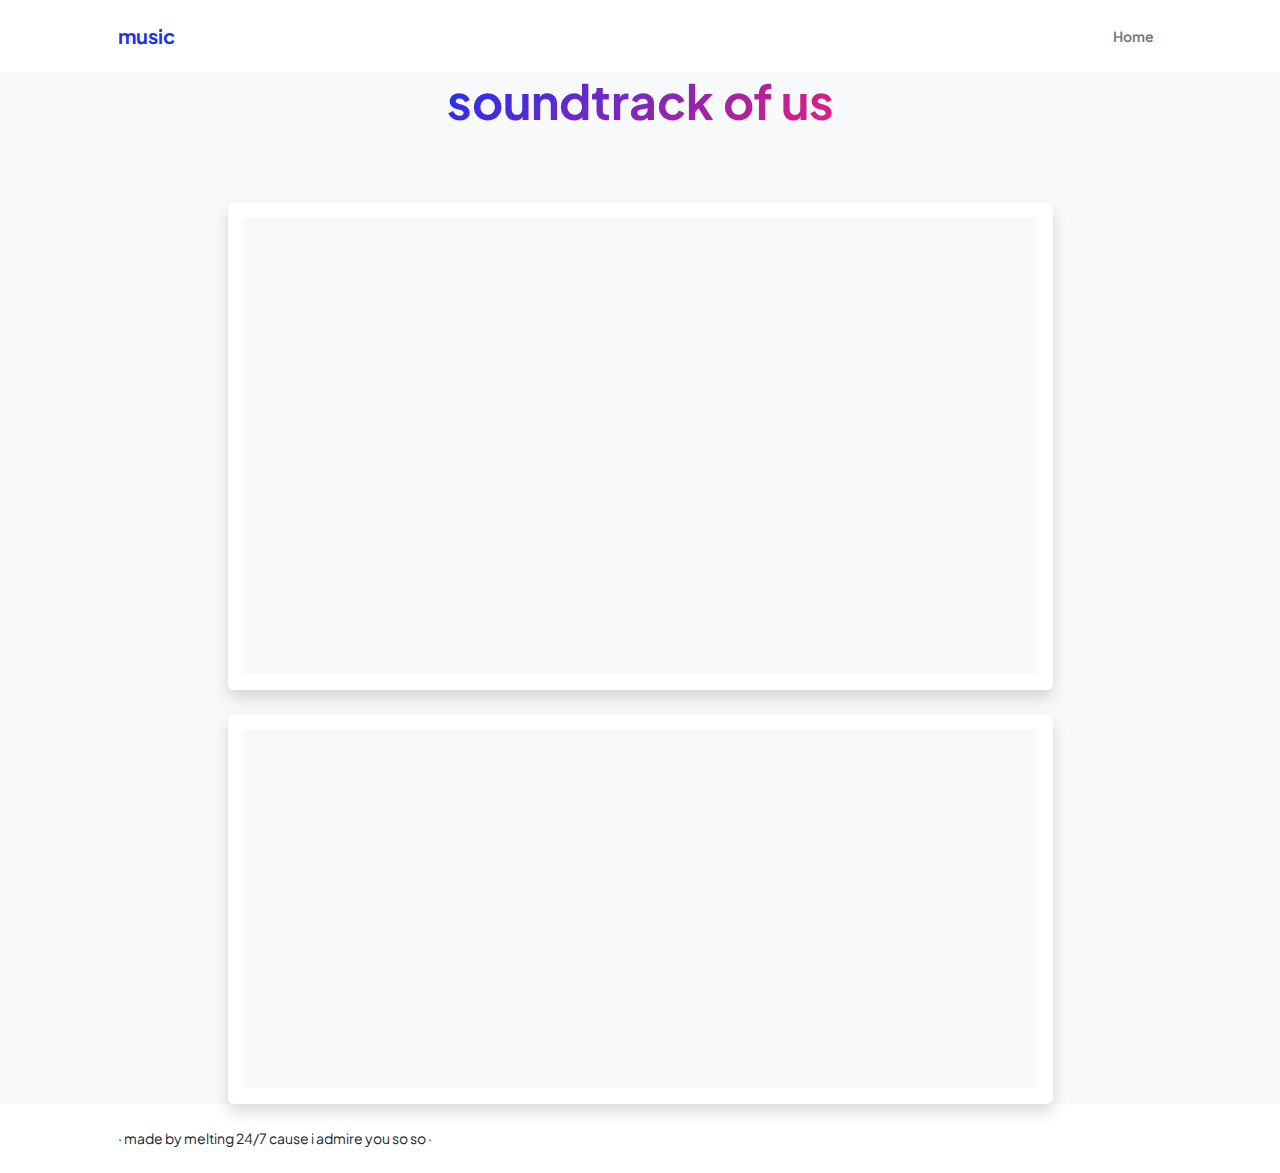
<file: resume.html>
<!DOCTYPE html>
<html lang="en">
    <head>
        <meta charset="utf-8" />
        <meta name="viewport" content="width=device-width, initial-scale=1, shrink-to-fit=no" />
        <meta name="description" content="" />
        <meta name="author" content="" />
        <title>feel my  rhythm</title>
        <!-- Favicon-->
        <link rel="icon" type="image/x-icon" href="assets/favicon.ico" />
        <!-- Custom Google font-->
        <link rel="preconnect" href="https://fonts.googleapis.com" />
        <link rel="preconnect" href="https://fonts.gstatic.com" crossorigin />
        <link href="https://fonts.googleapis.com/css2?family=Plus+Jakarta+Sans:wght@100;200;300;400;500;600;700;800;900&amp;display=swap" rel="stylesheet" />
        <!-- Bootstrap icons-->
        <link href="https://cdn.jsdelivr.net/npm/bootstrap-icons@1.8.1/font/bootstrap-icons.css" rel="stylesheet" />
        <!-- Core theme CSS (includes Bootstrap)-->
        <link href="css/styles.css" rel="stylesheet" />
    </head>
    <body class="d-flex flex-column h-100 bg-light">
        <main class="flex-shrink-0">
            <!-- Navigation-->
            <nav class="navbar navbar-expand-lg navbar-light bg-white py-3">
                <div class="container px-5">
                    <a class="navbar-brand" href="resume.html"><span class="fw-bolder text-primary">music</span></a>
                    <button class="navbar-toggler" type="button" data-bs-toggle="collapse" data-bs-target="#navbarSupportedContent" aria-controls="navbarSupportedContent" aria-expanded="false" aria-label="Toggle navigation"><span class="navbar-toggler-icon"></span></button>
                    <div class="collapse navbar-collapse" id="navbarSupportedContent">
                        <ul class="navbar-nav ms-auto mb-2 mb-lg-0 small fw-bolder">
                            <li class="nav-item"><a class="nav-link" href="index.html">Home</a></li>
                        </ul>
                    </div>
                </div>
            </nav>
            <!-- Page Content-->
            <div class="container px-8 my-8">
                <div class="text-center mb-5">
                    <h1 class="display-5 fw-bolder mb-0"><span class="text-gradient d-inline">soundtrack of us</span></h1>
                </div>
                <div class="row gx-5 justify-content-center">
                    <div class="col-lg-11 col-xl-9 col-xxl-8">
                        <!-- Experience Section-->
                        <section>
                            <div class="d-flex align-items-center justify-content-between mb-4">
                                <h2 class="text-secondary fw-bolder mb-0"> </h2>

                            </div>
                            <!-- Experience Card 1-->
                            <div class="card shadow border-0 rounded-9 mb-10">
                                <div class="card-body p-8">
                                    <div class="row align-items-center gx-8">
                                        <div class="col text-center text-lg-start mb-8 mb-lg-0">
                                            <div class="bg-light p-8 rounded-8">
                                    <iframe allow="autoplay *; encrypted-media *; fullscreen *; clipboard-write" frameborder="0" height="450" style="width:100%;max-width:660px;overflow:hidden;border-radius:10px;" sandbox="allow-forms allow-popups allow-same-origin allow-scripts allow-storage-access-by-user-activation allow-top-navigation-by-user-activation" src="https://embed.music.apple.com/id/playlist/oh-shes-cute/pl.u-aZb0N5vC14JRBGP"></iframe>
                                </div>
                                </div>
                            </div>

                                </div>
                            </div>
                        </section>
                        <!-- Education Section-->
                        <section>
                            <h2 class="text-green fw-bolder mb-4"> </h2>
                            <!-- Education Card 1-->
                            <div class="card shadow border-0 rounded-9 mb-10">
                                <div class="card-body p-8">
                                    <div class="row align-items-center gx-8">
                                        <div class="col text-center text-lg-start mb-8 mb-lg-0">
                                            <div class="bg-light p-8 rounded-8">
                                                  <iframe style="border-radius:12px" src="https://open.spotify.com/embed/playlist/0cGr9shXs5I8IoHVHLco3n?utm_source=generator" width="100%" height="352" frameBorder="0" allowfullscreen="" allow="autoplay; clipboard-write; encrypted-media; fullscreen; picture-in-picture" loading="lazy"></iframe>
                                                </div>
        </main>
        <!-- Footer-->
        <footer class="bg-white py-4 mt-auto">
            <div class="container px-5">
                <div class="row align-items-center justify-content-between flex-column flex-sm-row">
                    <div class="col-auto"><div class="small m-0">· made by melting 24/7 cause i admire you so so ·</div></div>
                    
                </div>
            </div>
        </footer>
        <!-- Bootstrap core JS-->
        <script src="https://cdn.jsdelivr.net/npm/bootstrap@5.2.3/dist/js/bootstrap.bundle.min.js"></script>
        <!-- Core theme JS-->
        <script src="js/scripts.js"></script>
    </body>
</html
</file>
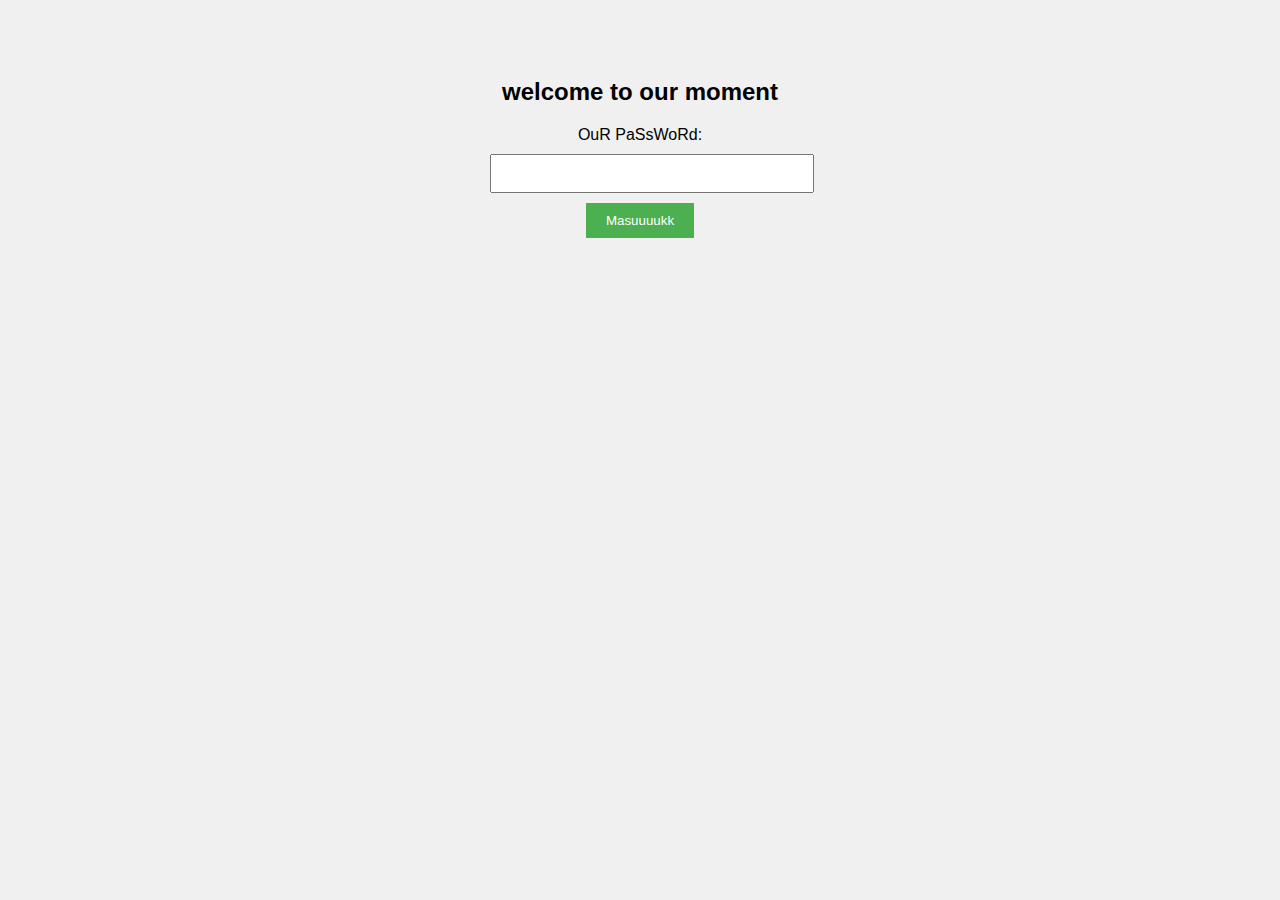
<file: us.html>
<!DOCTYPE html>
<html lang="en">
<head>
    <meta charset="UTF-8">
    <meta name="viewport" content="width=device-width, initial-scale=1.0">
    <title>us</title>
    <style>
        body {
            font-family: Arial, sans-serif;
            background-color: #f0f0f0;
            text-align: center;
            padding: 50px;
        }
        form {
            max-width: 300px;
            margin: 0 auto;
        }
        input[type="password"] {
            width: 100%;
            padding: 10px;
            margin: 10px 0;
        }
        input[type="submit"] {
            background-color: #4CAF50;
            color: white;
            padding: 10px 20px;
            border: none;
            cursor: pointer;
        }
    </style>
</head>
<body>
    <h2>welcome to our moment</h2>
    <form action="us.html" method="post">
        <label for="password">OuR PaSsWoRd:</label><br>
        <input type="password" id="password" name="password" required><br>
        <input type="submit" value="Masuuuukk">
    </form>

    <script>
        // Menambahkan skrip untuk memberikan peringatan jika kata sandi salah
        const form = document.querySelector('form');
        form.addEventListener('submit', function(event) {
            const passwordInput = document.getElementById('password').value;
            const correctPassword = "smansakar123";

            if (passwordInput !== correctPassword) {
                event.preventDefault();
                alert('waduch waduch passwordnya salah, coba lagi y.');
            }
        });
    </script>
</body>
</html>
</file>
